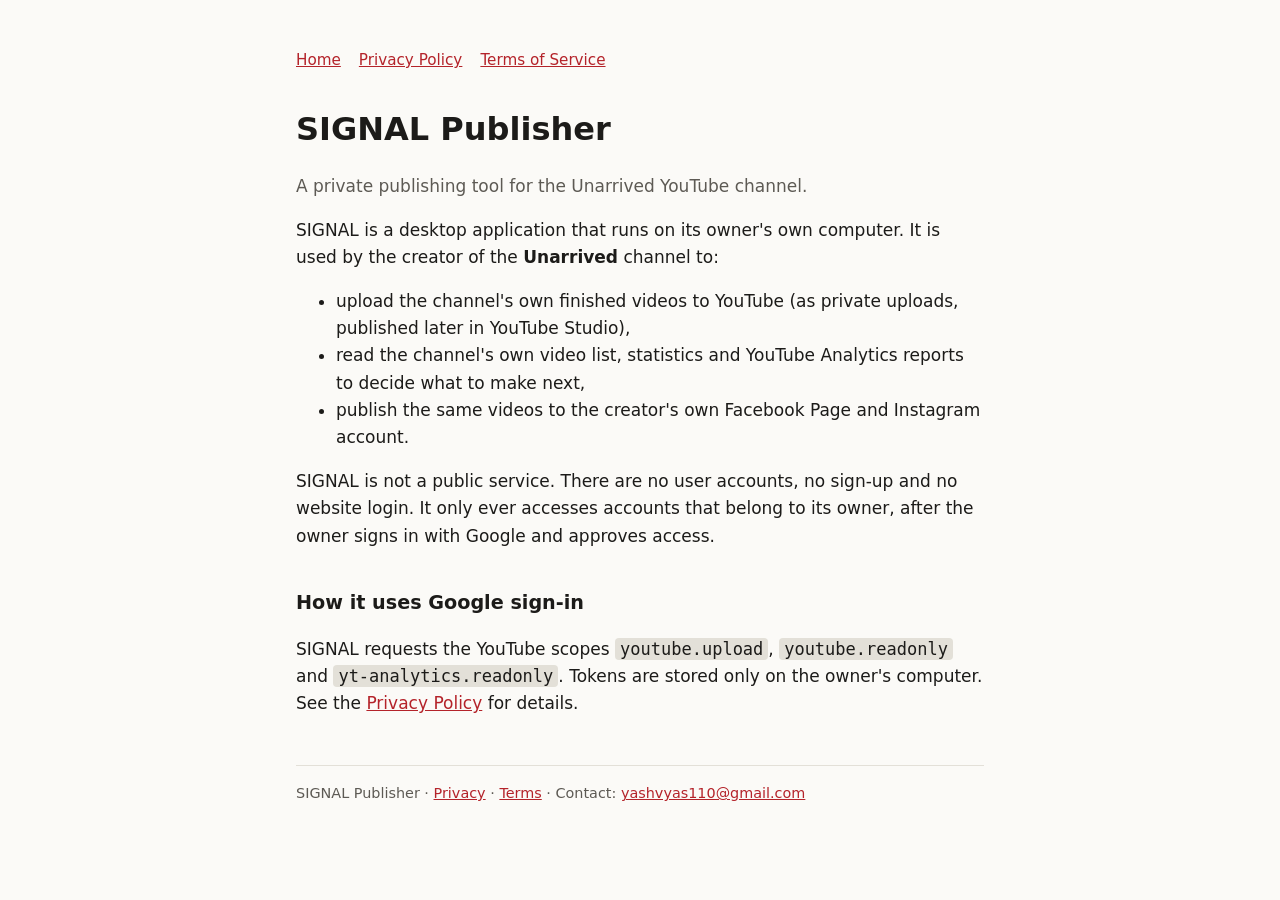
<file: index.html>
<!doctype html><html lang="en"><head><meta charset="utf-8"><meta name="viewport" content="width=device-width,initial-scale=1">
<title>SIGNAL Publisher</title><meta name="description" content="SIGNAL is a private desktop tool the Unarrived channel uses to upload its own videos to YouTube and read its own channel statistics.">
<link rel="stylesheet" href="style.css"></head><body><main>
<nav><a href="./">Home</a><a href="privacy.html">Privacy Policy</a><a href="terms.html">Terms of Service</a></nav>
<h1>SIGNAL Publisher</h1>
<p class="muted">A private publishing tool for the Unarrived YouTube channel.</p>
<p>SIGNAL is a desktop application that runs on its owner's own computer. It is used by the creator of the
<strong>Unarrived</strong> channel to:</p>
<ul>
<li>upload the channel's own finished videos to YouTube (as private uploads, published later in YouTube Studio),</li>
<li>read the channel's own video list, statistics and YouTube Analytics reports to decide what to make next,</li>
<li>publish the same videos to the creator's own Facebook Page and Instagram account.</li>
</ul>
<p>SIGNAL is not a public service. There are no user accounts, no sign-up and no website login. It only ever accesses
accounts that belong to its owner, after the owner signs in with Google and approves access.</p>
<h2>How it uses Google sign-in</h2>
<p>SIGNAL requests the YouTube scopes <code>youtube.upload</code>, <code>youtube.readonly</code> and
<code>yt-analytics.readonly</code>. Tokens are stored only on the owner's computer. See the
<a href="privacy.html">Privacy Policy</a> for details.</p>
<footer>SIGNAL Publisher · <a href="privacy.html">Privacy</a> · <a href="terms.html">Terms</a> · Contact: <a href="mailto:yashvyas110@gmail.com">yashvyas110@gmail.com</a></footer>
</main></body></html>
</file>
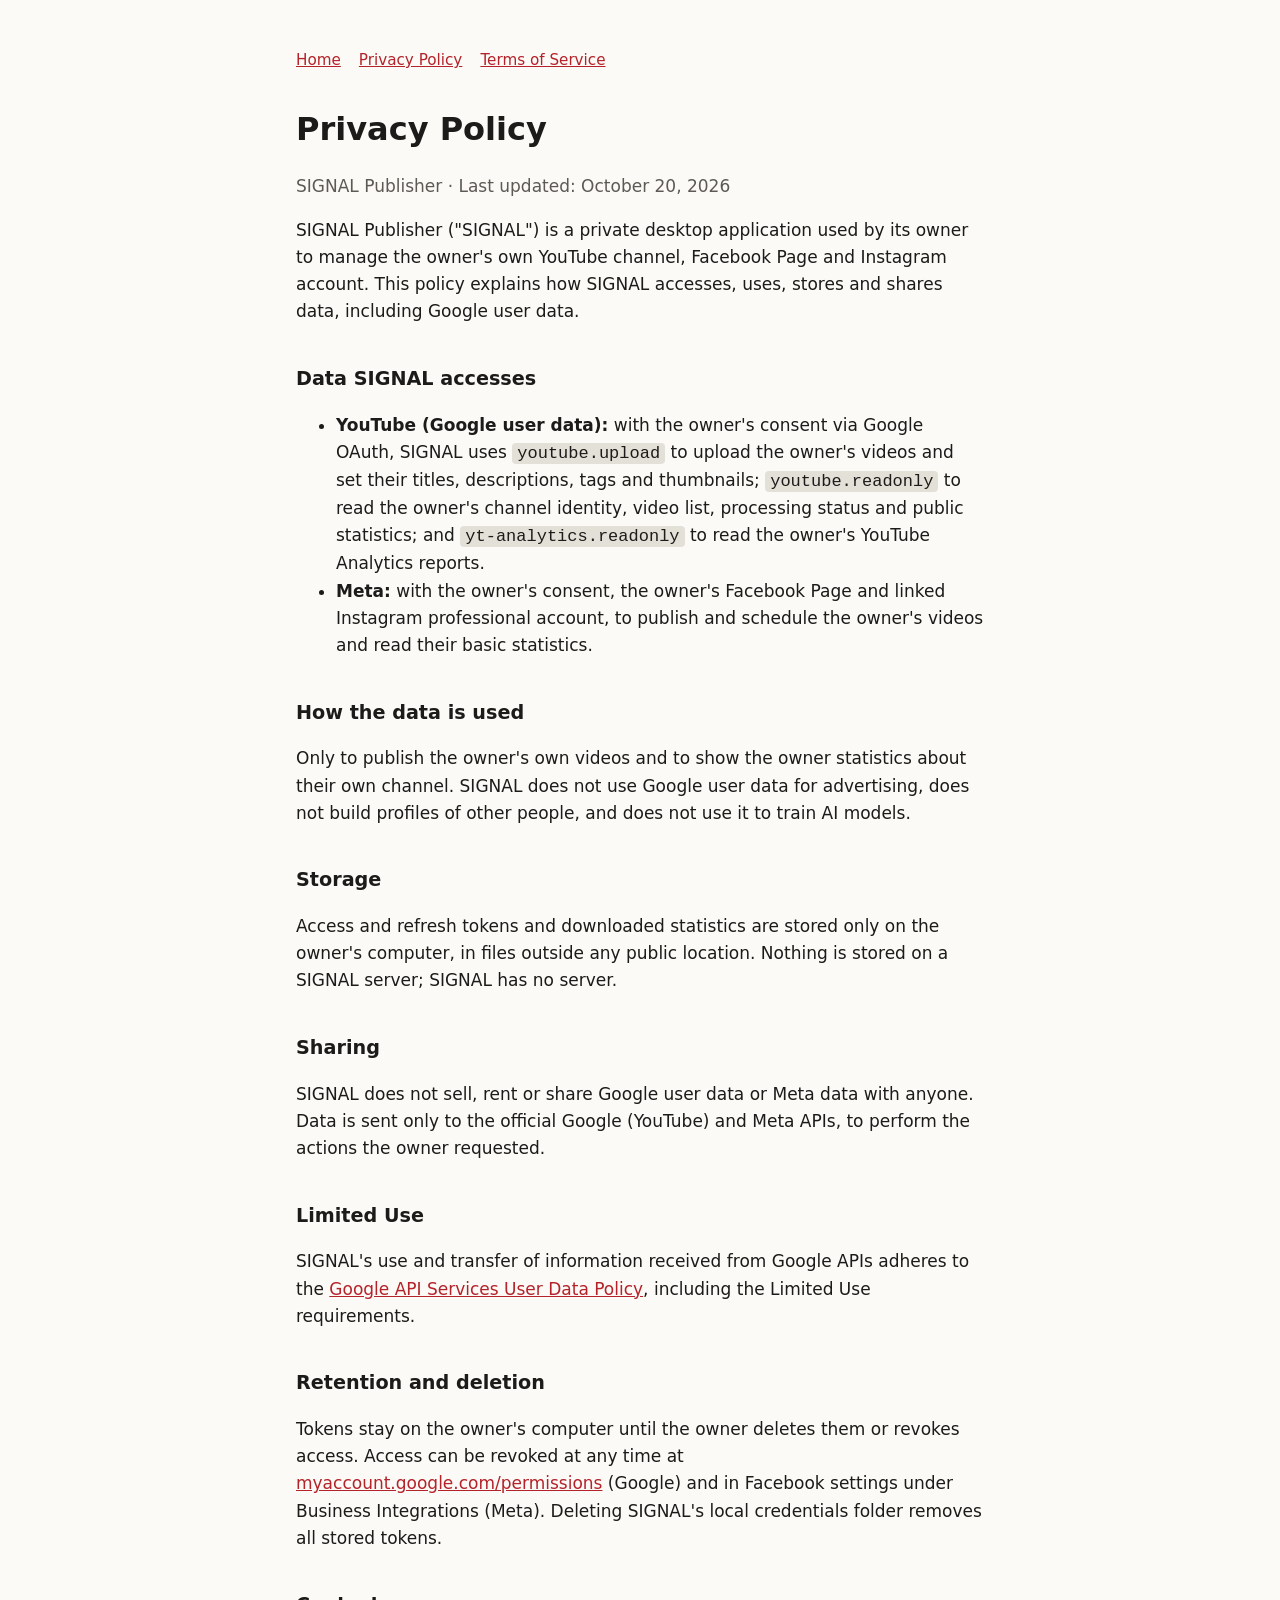
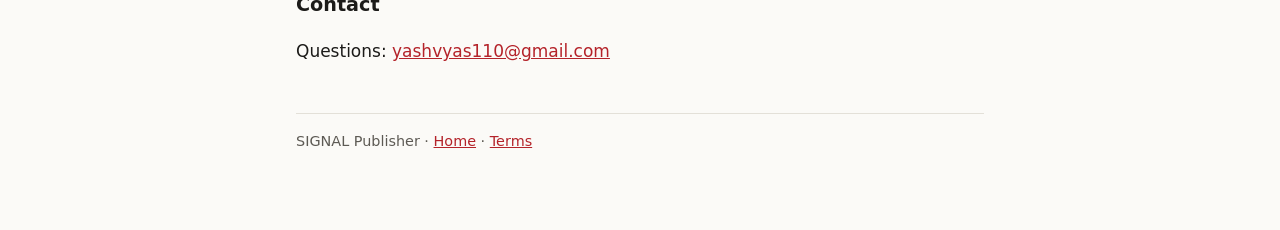
<file: privacy.html>
<!doctype html><html lang="en"><head><meta charset="utf-8"><meta name="viewport" content="width=device-width,initial-scale=1">
<title>SIGNAL Privacy Policy</title><link rel="stylesheet" href="style.css"></head><body><main>
<nav><a href="./">Home</a><a href="privacy.html">Privacy Policy</a><a href="terms.html">Terms of Service</a></nav>
<h1>Privacy Policy</h1><p class="muted">SIGNAL Publisher · Last updated: October 20, 2026</p>
<p>SIGNAL Publisher ("SIGNAL") is a private desktop application used by its owner to manage the owner's own YouTube channel,
Facebook Page and Instagram account. This policy explains how SIGNAL accesses, uses, stores and shares data, including
Google user data.</p>
<h2>Data SIGNAL accesses</h2>
<ul>
<li><strong>YouTube (Google user data):</strong> with the owner's consent via Google OAuth, SIGNAL uses
<code>youtube.upload</code> to upload the owner's videos and set their titles, descriptions, tags and thumbnails;
<code>youtube.readonly</code> to read the owner's channel identity, video list, processing status and public statistics;
and <code>yt-analytics.readonly</code> to read the owner's YouTube Analytics reports.</li>
<li><strong>Meta:</strong> with the owner's consent, the owner's Facebook Page and linked Instagram professional account,
to publish and schedule the owner's videos and read their basic statistics.</li>
</ul>
<h2>How the data is used</h2>
<p>Only to publish the owner's own videos and to show the owner statistics about their own channel. SIGNAL does not use
Google user data for advertising, does not build profiles of other people, and does not use it to train AI models.</p>
<h2>Storage</h2>
<p>Access and refresh tokens and downloaded statistics are stored only on the owner's computer, in files outside any public
location. Nothing is stored on a SIGNAL server; SIGNAL has no server.</p>
<h2>Sharing</h2>
<p>SIGNAL does not sell, rent or share Google user data or Meta data with anyone. Data is sent only to the official
Google (YouTube) and Meta APIs, to perform the actions the owner requested.</p>
<h2>Limited Use</h2>
<p>SIGNAL's use and transfer of information received from Google APIs adheres to the
<a href="https://developers.google.com/terms/api-services-user-data-policy">Google API Services User Data Policy</a>,
including the Limited Use requirements.</p>
<h2>Retention and deletion</h2>
<p>Tokens stay on the owner's computer until the owner deletes them or revokes access. Access can be revoked at any time at
<a href="https://myaccount.google.com/permissions">myaccount.google.com/permissions</a> (Google) and in Facebook settings under
Business Integrations (Meta). Deleting SIGNAL's local credentials folder removes all stored tokens.</p>
<h2>Contact</h2><p>Questions: <a href="mailto:yashvyas110@gmail.com">yashvyas110@gmail.com</a></p>
<footer>SIGNAL Publisher · <a href="./">Home</a> · <a href="terms.html">Terms</a></footer>
</main></body></html>
</file>
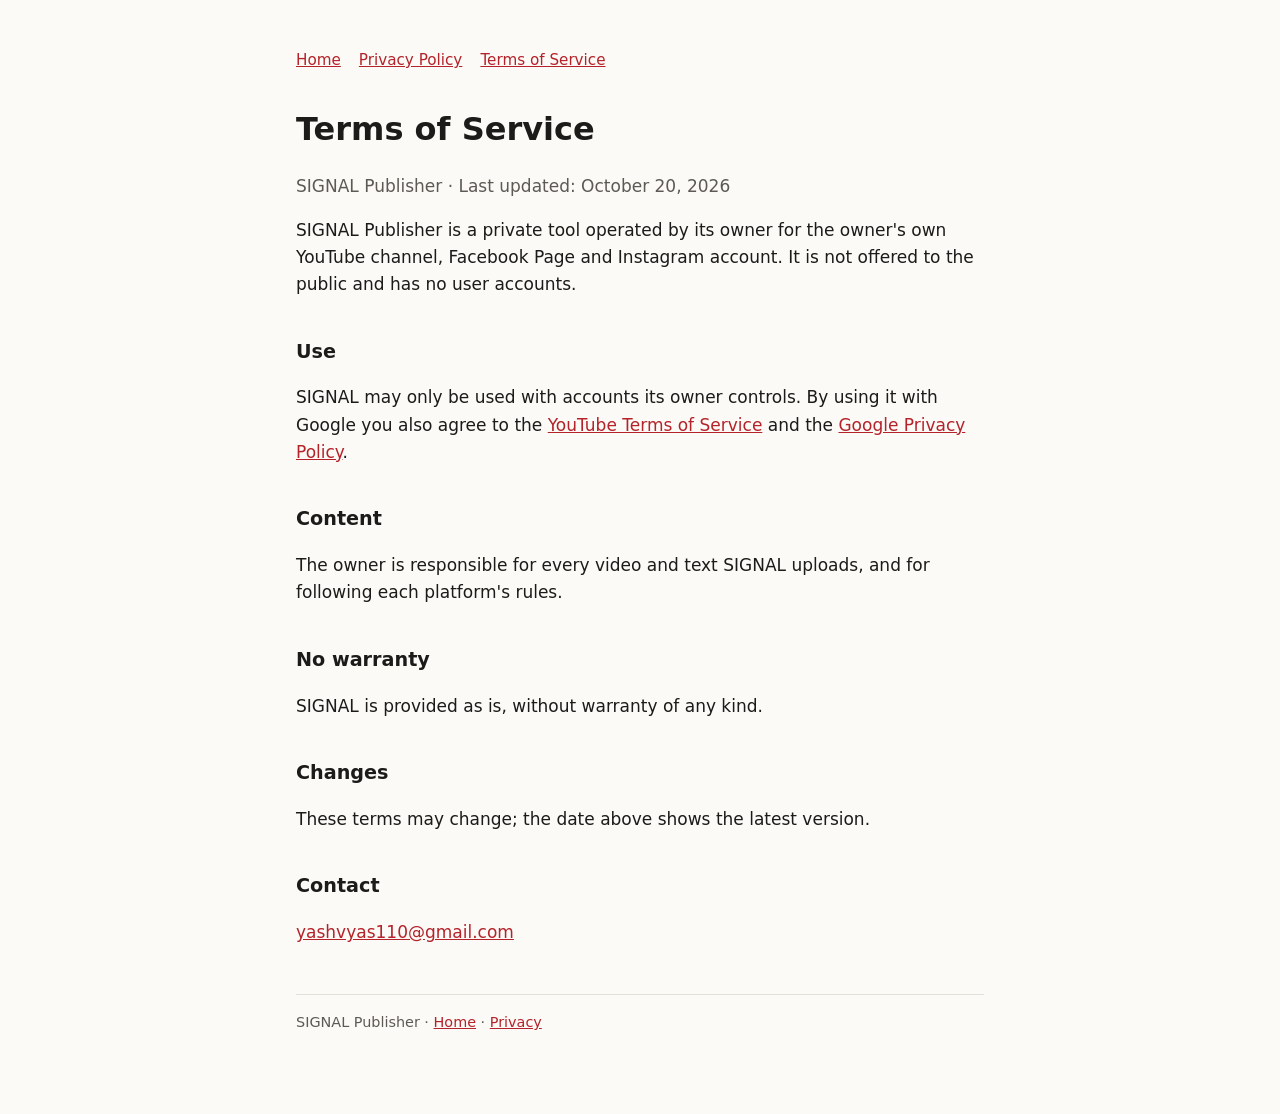
<file: terms.html>
<!doctype html><html lang="en"><head><meta charset="utf-8"><meta name="viewport" content="width=device-width,initial-scale=1">
<title>SIGNAL Terms of Service</title><link rel="stylesheet" href="style.css"></head><body><main>
<nav><a href="./">Home</a><a href="privacy.html">Privacy Policy</a><a href="terms.html">Terms of Service</a></nav>
<h1>Terms of Service</h1><p class="muted">SIGNAL Publisher · Last updated: October 20, 2026</p>
<p>SIGNAL Publisher is a private tool operated by its owner for the owner's own YouTube channel, Facebook Page and Instagram
account. It is not offered to the public and has no user accounts.</p>
<h2>Use</h2>
<p>SIGNAL may only be used with accounts its owner controls. By using it with Google you also agree to the
<a href="https://www.youtube.com/t/terms">YouTube Terms of Service</a> and the
<a href="https://policies.google.com/privacy">Google Privacy Policy</a>.</p>
<h2>Content</h2><p>The owner is responsible for every video and text SIGNAL uploads, and for following each platform's rules.</p>
<h2>No warranty</h2><p>SIGNAL is provided as is, without warranty of any kind.</p>
<h2>Changes</h2><p>These terms may change; the date above shows the latest version.</p>
<h2>Contact</h2><p><a href="mailto:yashvyas110@gmail.com">yashvyas110@gmail.com</a></p>
<footer>SIGNAL Publisher · <a href="./">Home</a> · <a href="privacy.html">Privacy</a></footer>
</main></body></html>
</file>
<file: style.css>
:root{--bg:#fbfaf7;--fg:#1c1b19;--muted:#5d5a54;--line:#e3e0d8;--accent:#b4232a}
@media (prefers-color-scheme:dark){:root{--bg:#141412;--fg:#ecebe6;--muted:#a19e96;--line:#2c2b28;--accent:#ff6b6b}}
*{box-sizing:border-box}body{margin:0;background:var(--bg);color:var(--fg);font:17px/1.6 system-ui,-apple-system,Segoe UI,Roboto,sans-serif}
main{max-width:720px;margin:0 auto;padding:48px 16px 80px}h1{font-size:2rem;margin:0 0 .3em}h2{margin-top:2em;font-size:1.2rem}
p,li{color:var(--fg)}.muted{color:var(--muted)}a{color:var(--accent)}nav{display:flex;gap:18px;margin-bottom:32px;font-size:.95rem}
code{background:var(--line);padding:1px 5px;border-radius:4px}footer{margin-top:48px;border-top:1px solid var(--line);padding-top:16px;color:var(--muted);font-size:.9rem}
</file>
